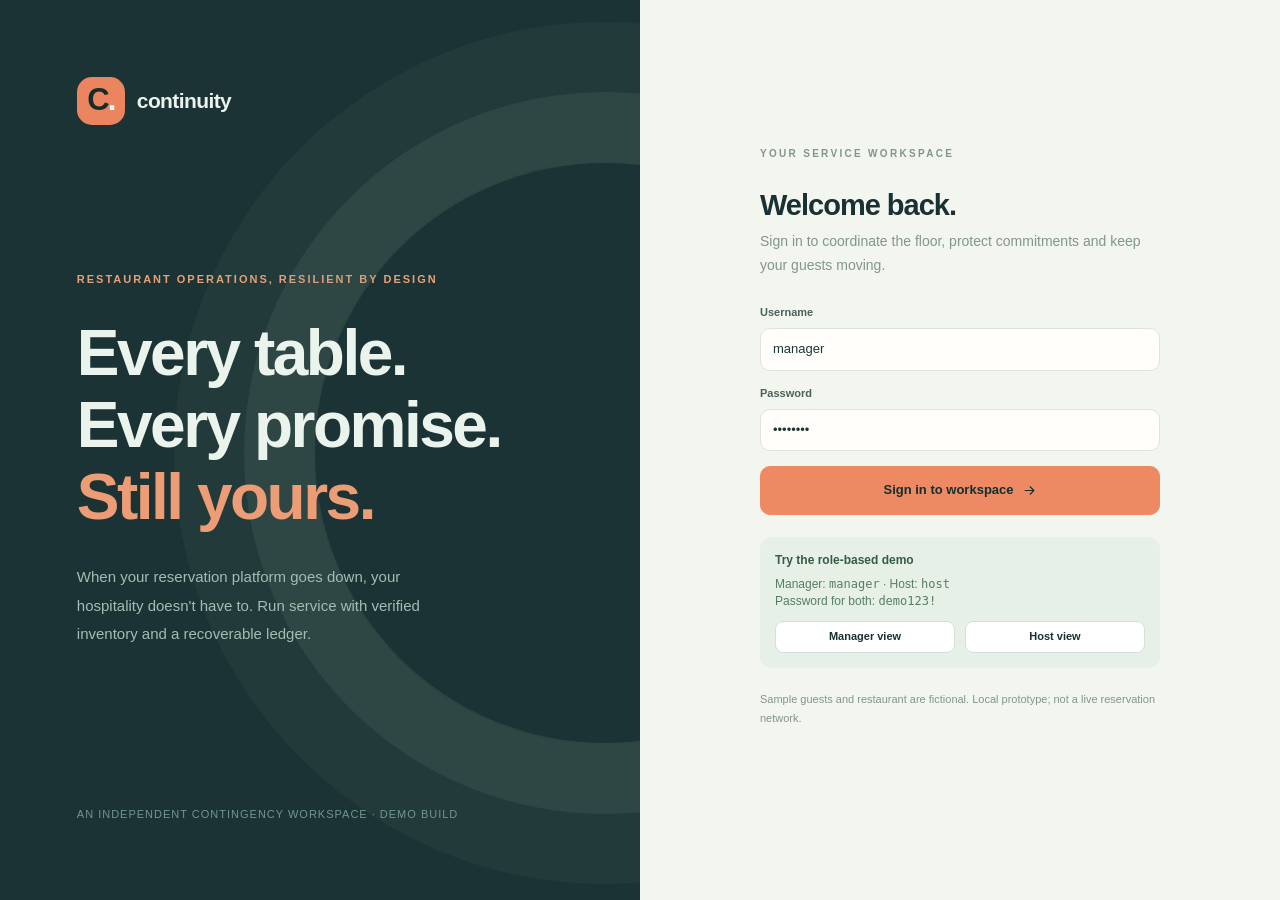
<file: static/index.html>
<!doctype html>
<html lang="en">
<head>
  <meta charset="utf-8" />
  <meta name="viewport" content="width=device-width,initial-scale=1" />
  <meta name="theme-color" content="#17272b" />
  <title>Continuity — Restaurant Service Workspace</title>
  <link rel="stylesheet" href="/static/styles.css" />
</head>
<body>
  <div id="app"><div class="boot-screen"><div class="brand-mark">C<span>.</span></div><p>Restoring the rhythm of service...</p></div></div>
  <div id="toast-region" aria-live="polite"></div>
  <script src="/static/app.js" defer></script>
</body>
</html>
</file>
<file: static/styles.css>
:root{--bg:#f7f6f1;--canvas:#fffefa;--ink:#193035;--muted:#7b8987;--line:#e3e8e2;--sea:#1f675c;--sage:#e1eee8;--orange:#e77b51;--gold:#db9d39;--sidebar:#1b3033;--red:#ad5a48;--redbg:#fbebe5;--radius:18px;--shadow:0 10px 30px rgba(32,48,45,.045)}
*{box-sizing:border-box}body{margin:0;background:var(--bg);color:var(--ink);font-family:'DM Sans',Arial,sans-serif;font-size:14px;line-height:1.45}button,input,select,textarea{font:inherit}button{cursor:pointer}button:disabled{opacity:.45;cursor:not-allowed}a{color:inherit;text-decoration:none}svg{display:block} ::selection{background:#cae3d7;color:#163b31}
.boot-screen{height:100vh;display:flex;align-items:center;justify-content:center;flex-direction:column;color:var(--muted)}.brand-mark{background:#eb8560;color:#172b2b;border-radius:15px;font-family:'Manrope',sans-serif;font-size:31px;font-weight:800;width:48px;height:48px;display:flex;align-items:center;justify-content:center;letter-spacing:-2px}.brand-mark span{color:#fff}.boot-screen .brand-mark{width:66px;height:66px;font-size:41px}
.app-layout{display:flex;min-height:100vh}.sidebar{width:247px;background:var(--sidebar);color:#e8f1eb;flex-shrink:0;position:sticky;top:0;height:100vh;display:flex;flex-direction:column;padding:29px 16px 22px}.sidebar-header{display:flex;align-items:center;gap:11px;padding:0 12px 31px}.sidebar-brand h2{font-size:19px;margin:0;font-family:Manrope,sans-serif;letter-spacing:-.8px;line-height:1}.sidebar-brand span{font-size:10px;letter-spacing:1.9px;color:#9bb2ae;font-weight:800}.nav-caption{color:#73918d;text-transform:uppercase;letter-spacing:1.8px;font-size:10px;font-weight:800;margin:9px 14px 11px}.nav-item{width:100%;display:flex;gap:12px;align-items:center;padding:13px 14px;margin:2px 0;border-radius:11px;border:none;background:transparent;color:#b3c7c3;text-align:left;font-weight:700;font-size:13px;transition:.15s}.nav-item:hover{background:#274346;color:#fff}.nav-item.active{color:#f8fffa;background:#355451}.nav-item.active::before{content:'';height:20px;width:3px;background:#e88c62;border-radius:3px;position:absolute;left:16px}.nav-item svg{width:18px;height:18px;stroke-width:1.8}.nav-item span{flex:1}.sidebar-bottom{margin-top:auto}.help-card{border:1px solid #385355;background:#243d3f;border-radius:13px;padding:17px 15px;margin:0 7px 18px}.help-card .tiny{font-size:10px;letter-spacing:1.6px;color:#b4c7be;text-transform:uppercase;font-weight:800}.help-card h4{font-size:15px;margin:8px 0 7px;font-family:Manrope,sans-serif}.help-card p{margin:0;color:#a9c0b9;font-size:12px;line-height:1.7}.sidebar-account{margin:0 5px;padding:14px 8px 0;border-top:1px solid #385153;display:flex;align-items:center;gap:10px}.avatar{border-radius:50%;background:#e9b58d;color:#563f2d;font-weight:800;display:grid;place-items:center;width:35px;height:35px;flex-shrink:0}.sidebar-account strong{display:block;font-size:12px}.sidebar-account small{display:block;font-size:11px;color:#8fb0ab}.logout{background:transparent;border:0;color:#c2d3cd;padding:7px}.main-wrap{flex:1;min-width:0;display:flex;flex-direction:column}.topbar{height:75px;background:#fffefa;border-bottom:1px solid var(--line);display:flex;justify-content:space-between;align-items:center;padding:0 34px;gap:18px}.crumb{font-size:12px;color:#97a4a0;display:flex;align-items:center;gap:10px;font-weight:700}.crumb strong{color:var(--ink)}.top-actions{display:flex;align-items:center;gap:13px}.date-input{border:1px solid #e0e6de;border-radius:10px;color:#48605b;background:#fff;padding:8px 11px;font-weight:700;font-size:12px}.demo-tag{background:#f3ede1;color:#9a7540;padding:8px 11px;font-size:10px;font-weight:800;letter-spacing:.7px;border-radius:7px}.content{max-width:1660px;width:100%;margin:0 auto;padding:29px 36px 60px}.eyebrow{font-size:10px;text-transform:uppercase;font-weight:800;letter-spacing:2.3px;color:#b07b59;margin:0 0 7px}.page-head{display:flex;align-items:end;justify-content:space-between;margin-bottom:25px;gap:20px}.page-head h1{font-family:Manrope,sans-serif;letter-spacing:-1.8px;font-size:31px;line-height:1.2;margin:0 0 6px;font-weight:800}.subtext{color:#80908b;font-size:13px;margin:0}.head-buttons{display:flex;gap:9px;align-items:center}.btn{border:1px solid #d4deda;border-radius:10px;background:#fff;padding:10px 15px;display:inline-flex;align-items:center;justify-content:center;gap:8px;font-weight:800;font-size:12px;color:var(--ink);white-space:nowrap;transition:transform .12s,border-color .12s,background .12s}.btn:hover:not(:disabled){transform:translateY(-1px);border-color:#97b3a8}.btn svg{width:15px;height:15px}.btn-primary{background:#ed8a64;border-color:#ed8a64;color:#142e30}.btn-primary:hover:not(:disabled){background:#f5a17f;border-color:#f5a17f}.btn-dark{background:#214940;color:#fff;border-color:#214940}.btn-ghost{background:transparent}.btn-sm{font-size:11px;padding:7px 10px;border-radius:8px}.btn-block{width:100%}.btn-warn{border-color:#ecc0a8;background:#fff2eb;color:#9f4b2e}.panel{border:1px solid var(--line);border-radius:var(--radius);background:var(--canvas);box-shadow:var(--shadow)}.panel-pad{padding:22px}.section-title{font:800 16px Manrope,sans-serif;letter-spacing:-.35px;margin:0}.section-description{margin:5px 0 0;font-size:12px;color:#8b9a94}.panel-heading{display:flex;align-items:center;justify-content:space-between;gap:13px;margin-bottom:18px}.small-link{border:0;background:transparent;font-weight:800;font-size:11px;color:#2d7868;padding:6px 0}.small-link:hover{text-decoration:underline}.status-dot{width:8px;height:8px;border-radius:50%;display:inline-block;background:#d6a053;flex-shrink:0}.status-dot.live{background:#80c8a5;box-shadow:0 0 0 3px #a4d8bd30}.incident-banner{background:#233e41;color:#fff;border-radius:16px;padding:23px 26px;display:flex;align-items:center;justify-content:space-between;gap:20px;margin-bottom:20px;position:relative;overflow:hidden}.incident-banner:after{content:'';position:absolute;right:240px;top:-100px;height:210px;width:210px;border:1px solid #ffffff13;border-radius:50%;box-shadow:0 0 0 40px #ffffff07,0 0 0 80px #ffffff04;pointer-events:none}.incident-top{font-size:10px;color:#b9d6c9;text-transform:uppercase;font-weight:800;letter-spacing:2px;display:flex;align-items:center;gap:9px}.incident-banner h2{font:800 19px Manrope,sans-serif;letter-spacing:-.6px;margin:7px 0 5px}.incident-banner p{font-size:12px;color:#b9ceca;margin:0}.incident-meta{display:flex;align-items:center;gap:11px;position:relative;z-index:1}.mini-pill{background:#375659;border-radius:25px;padding:8px 11px;font-size:10px;font-weight:700;color:#dcf0e8}.banner-closed{background:#e7eee9;color:#23453e}.banner-closed p,.banner-closed .incident-top{color:#608179}.banner-closed .mini-pill{background:#d2e6db;color:#365f51}.kpis{display:grid;grid-template-columns:repeat(4,minmax(0,1fr));gap:14px;margin:0 0 20px}.kpi{padding:21px 22px;background:#fffefa;border-radius:14px;border:1px solid var(--line);box-shadow:var(--shadow)}.kpi-top{display:flex;justify-content:space-between;align-items:center;gap:9px}.kpi-label{color:#84938c;text-transform:uppercase;font-size:10px;font-weight:800;letter-spacing:1.25px}.kpi-icon{width:31px;height:31px;border-radius:9px;display:grid;place-items:center;background:#eaf0eb;color:#4a8770}.kpi-icon svg{width:17px;height:17px}.kpi-value{font:800 28px Manrope,sans-serif;letter-spacing:-1.2px;margin:9px 0 1px}.kpi-foot{font-size:11px;color:#97a49d}.kpi-foot strong{color:#33836a;font-weight:800}.dashboard-grid{display:grid;grid-template-columns:minmax(0,1.35fr) minmax(330px,.93fr);gap:18px;margin-bottom:18px}.table-wrap{overflow:auto}.ledger-table{width:100%;border-collapse:collapse;white-space:nowrap;text-align:left}.ledger-table th{font-size:10px;letter-spacing:1px;color:#9aa69f;text-transform:uppercase;background:#f9faf6;font-weight:800;border-bottom:1px solid var(--line);padding:13px 16px}.ledger-table td{border-bottom:1px solid #edf0eb;padding:15px 16px;font-size:12px}.ledger-table tr:last-child td{border-bottom:0}.ledger-table tbody tr:hover{background:#fcfaf5}.ledger-table .time-cell{font-weight:800;color:#263b3d}.guest-name{font-weight:800;font-size:12px}.guest-extra{display:block;color:#a3aca5;font-size:10px;margin-top:2px;font-weight:400}.pill{font-size:10px;font-weight:800;padding:5px 9px;border-radius:7px;display:inline-flex;align-items:center;gap:5px;white-space:nowrap}.pill.confirmed,.pill.verified_existing{background:#e3f2e8;color:#27715b}.pill.checked_in,.pill.seated{background:#deefed;color:#256a69}.pill.imported_unverified,.pill.pending_verification,.pill.requested{background:#fff1dd;color:#a36b28}.pill.completed{background:#ecf0ed;color:#789086}.pill.cancelled,.pill.no_show{background:#f7e9e4;color:#a76455}.pill.active{background:#e5f6ed;color:#35785e}.pill.open{background:#fff1dd;color:#a5702f}.pill.resolved{background:#e4f2e7;color:#34755c}.alert-count{background:#fff0e4;color:#a86c43;font-weight:800;font-size:11px;border-radius:6px;padding:3px 7px}.empty{padding:30px;text-align:center;color:#91a09a;font-size:13px}.floor-groups{display:grid;grid-template-columns:1fr;gap:15px}.floor-area-label{display:flex;align-items:center;gap:9px;font-size:10px;font-weight:800;color:#7f948e;text-transform:uppercase;letter-spacing:1.3px;margin-bottom:10px}.floor-area-label:after{content:'';height:1px;background:#e7ece7;flex:1}.floor-row{display:grid;grid-template-columns:repeat(4,minmax(0,1fr));gap:8px}.floor-tile{background:#f5f8f3;border:1px solid #dce7de;border-radius:12px;padding:10px 8px 11px;min-width:0;text-align:left;color:#3a6458;transition:.13s}.floor-tile:hover{transform:translateY(-2px);border-color:#9cbaad}.floor-tile strong{font-size:11px;font-weight:800;display:block}.floor-tile span{font-size:10px;color:inherit;opacity:.76}.floor-tile .tile-top{display:flex;justify-content:space-between;align-items:center}.floor-tile svg{width:13px;height:13px}.floor-tile.occupied{background:#e8eded;color:#4e6d72;border-color:#d6e0df}.floor-tile.held{background:#fff0e3;color:#976a39;border-color:#f1dbc3}.floor-tile.uncertain{background:#f5f4f0;color:#8c9893;border:1px dashed #d5d9d2}.floor-tile.available{background:#e9f3eb;color:#3c8263;border-color:#d4e9db}.floor-tile.too_small{background:#f4f4f1;color:#9aa6a0}.floor-tile.selected{outline:2px solid #e78b62;outline-offset:1px}.legend{display:flex;gap:15px;flex-wrap:wrap;font-size:10px;color:#85938e;margin-top:17px}.legend span{display:inline-flex;align-items:center;gap:6px}.legend b{width:8px;height:8px;display:inline-block;border-radius:2px}.legend .available{background:#6ea881}.legend .occupied{background:#849b9b}.legend .held{background:#d9a46b}.legend .uncertain{background:#c1c7bd}.split-head{display:flex;justify-content:space-between;gap:12px;align-items:center;margin:0 0 17px}.slot-picker{border-radius:8px;padding:5px 8px;font-size:11px;color:#4b6960;border:1px solid #dce5dd;background:#fff}.micro-stats{display:grid;grid-template-columns:1fr 1fr;gap:9px;margin-top:15px}.micro-stat{background:#f7f8f4;border-radius:10px;padding:12px}.micro-stat strong{font:800 17px Manrope,sans-serif;display:block}.micro-stat span{font-size:10px;color:#87998f}.pulse-bars{height:119px;display:flex;align-items:end;justify-content:space-between;gap:8px;padding-top:20px}.pulse-bar{flex:1;position:relative;height:100%;display:flex;align-items:end;justify-content:center;border-bottom:1px solid #e4e8e1}.pulse-bar div{width:100%;min-height:4px;border-radius:5px 5px 0 0;background:#a6cabc;position:relative}.pulse-bar div.hot{background:#e5a064}.pulse-bar div:before{content:attr(data-value);font-weight:800;font-size:9px;color:#79978c;position:absolute;top:-17px;left:50%;transform:translateX(-50%)}.pulse-bar span{font-size:9px;color:#9aaba2;position:absolute;bottom:-20px;white-space:nowrap}.pulse-note{display:flex;align-items:center;justify-content:space-between;color:#879b91;font-size:10px;margin-top:30px}.activity{display:flex;flex-direction:column;gap:16px}.activity-row{display:flex;gap:10px;align-items:flex-start}.activity-icon{width:27px;height:27px;display:grid;place-items:center;border-radius:9px;background:#edf3ec;color:#4f8978;flex-shrink:0}.activity-icon svg{width:14px;height:14px}.activity-row strong{font-size:11px;display:block}.activity-row p{margin:3px 0 0;color:#96a19a;font-size:10px;line-height:1.6}.toolbar{display:flex;gap:10px;align-items:center;flex-wrap:wrap;margin-bottom:14px}.search{min-width:230px;flex:1;border:1px solid #dde5de;background:#fff;border-radius:10px;padding:10px 13px;color:#243f3e;outline:0}.search:focus,.field input:focus,.field select:focus,.field textarea:focus,textarea.csvarea:focus{border-color:#73a58b;box-shadow:0 0 0 3px #90b9a52c}.filter-select{border:1px solid #dbe3dc;background:#fff;padding:10px 13px;border-radius:10px;color:#51665e;font-size:12px}.notice{border:1px solid #ebd7b5;background:#fff8eb;border-radius:12px;color:#8f754b;padding:14px 17px;font-size:12px;display:flex;align-items:flex-start;gap:11px;line-height:1.65}.notice svg{width:19px;height:19px;flex-shrink:0}.notice.good{border-color:#cde1d2;background:#eff7ef;color:#41765c}.note-quiet{font-size:11px;color:#97a39c}.steps{display:flex;gap:7px;flex-wrap:wrap}.step{display:flex;align-items:center;gap:6px;font-size:10px;color:#748c7c}.step-index{width:22px;height:22px;border:1px solid #d7e2d5;border-radius:50%;display:grid;place-items:center;font-weight:800;background:#fff}.process-grid{display:grid;grid-template-columns:1fr 1fr;gap:18px}.input-label{display:block;font-weight:800;font-size:11px;margin-bottom:7px;color:#49625c}.field{margin-bottom:15px}.field input,.field select,.field textarea{display:block;border:1px solid #dce5dd;outline:0;border-radius:10px;background:#fff;color:#183733;width:100%;padding:11px 12px;font-size:13px}.field textarea{resize:vertical;min-height:88px}.field-grid{display:grid;grid-template-columns:1fr 1fr;gap:13px}.csvarea{min-height:185px;width:100%;border:1px solid #dce5dd;border-radius:10px;padding:14px;line-height:1.7;font-family:ui-monospace,Consolas,monospace;font-size:11px;color:#315048;resize:vertical;outline:0}.upload-box{border:1px dashed #b7cfc1;background:#f8fbf6;border-radius:13px;padding:19px;text-align:center;cursor:pointer;display:block;color:#608575;font-size:12px}.upload-box strong{display:block;color:#315a4c;font-size:12px;margin-bottom:4px}.upload-box input{display:none}.preview-summary{display:flex;gap:11px;flex-wrap:wrap;margin:14px 0}.preview-chip{padding:9px 12px;background:#f3f7f1;border-radius:9px;font-size:11px;color:#557668;font-weight:800}.preview-chip.warn{background:#fff3e6;color:#a6753e}.bullet-box{background:#f7f9f5;border:1px solid #e6ebe2;padding:15px;border-radius:11px;color:#71877a;font-size:12px;line-height:1.8}.bullet-box ul{margin:7px 0 0;padding-left:18px}.timeline-wrap{overflow-x:auto}.timeline{min-width:650px}.timeline-head,.timeline-line{display:grid;grid-template-columns:80px repeat(7,minmax(65px,1fr));gap:6px;margin-bottom:7px;align-items:center}.timeline-head span{font-size:10px;color:#82968a;text-align:center;font-weight:800}.timeline-line strong{font-size:11px}.timeline-cell{min-height:34px;border-radius:6px;background:#eaf4eb;border:1px solid #e0ebe1;position:relative;display:grid;place-items:center;color:#4c826d;font-size:9px}.timeline-cell.occupied{background:#e5eaea;border-color:#d4e1dc;color:#6b8080}.timeline-cell.uncertain{background:#f5f4ee;border:1px dashed #dee0d8;color:#a2a9a1}.timeline-cell.held{background:#ffead8;border-color:#f1d8be;color:#9d6b3d}.timeline-cell .dot{width:7px;height:7px;border-radius:50%;background:currentColor}.action-row{display:flex;align-items:center;gap:9px;flex-wrap:wrap;margin:16px 0 0}.conflict-item{display:flex;gap:14px;justify-content:space-between;align-items:center;padding:15px;border:1px solid #e7e8e2;border-radius:11px;margin:9px 0}.conflict-item h4{font-size:12px;margin:0 0 4px}.conflict-item p{font-size:11px;color:#84958a;margin:0}.divider{border:0;border-top:1px solid var(--line);margin:20px 0}.modal-layer{position:fixed;inset:0;z-index:50;background:#102b2cb0;backdrop-filter:blur(3px);display:flex;align-items:center;justify-content:center;padding:18px}.modal{width:100%;max-width:540px;background:#fffefa;border-radius:17px;box-shadow:0 28px 90px #172f2d52;overflow:hidden;max-height:95vh;display:flex;flex-direction:column}.modal.wide{max-width:715px}.modal-header{padding:23px 26px 18px;border-bottom:1px solid #e8ede6;display:flex;justify-content:space-between;align-items:center}.modal-header h2{font:800 20px Manrope,sans-serif;margin:0;letter-spacing:-.5px}.modal-header p{font-size:12px;color:#86968c;margin:3px 0 0}.icon-btn{background:transparent;border:0;color:#7b8e84;padding:6px;border-radius:8px}.icon-btn:hover{background:#eff2ed}.modal-body{padding:23px 26px;overflow:auto}.modal-footer{padding:15px 26px;border-top:1px solid #e8ede6;display:flex;justify-content:flex-end;gap:9px}.available-choices{display:grid;grid-template-columns:repeat(3,1fr);gap:8px;max-height:190px;overflow:auto}.choice{border:1px solid #e3e8e0;border-radius:10px;padding:10px;background:#f9faf6;text-align:left}.choice:hover:not(:disabled){border-color:#7eae94}.choice strong{display:block;font-size:12px}.choice small{color:#889c8c;font-size:10px}.choice.selected{border:2px solid #e98560;background:#fff4eb;padding:9px}.choice:not(:disabled).available{background:#eff8ee}.choice:not(.available){opacity:.55}.preview-row{display:flex;justify-content:space-between;align-items:center;gap:10px;padding:10px 0;border-bottom:1px solid #eef1ea;font-size:12px}.preview-row:last-child{border:0}.preview-row strong{font-size:11px}.preview-row small{display:block;color:#9aaba0}.login-page{min-height:100vh;background:#f3f5ef;display:grid;grid-template-columns:1fr 1fr}.login-visual{background:#1c3335;position:relative;padding:clamp(28px,6vw,90px);color:#eaf3ec;display:flex;flex-direction:column;justify-content:space-between;overflow:hidden}.login-visual:after{content:'';position:absolute;width:580px;height:580px;top:18%;right:-40%;border:1px solid #779b8530;border-radius:50%;box-shadow:0 0 0 70px #7d9a8620,0 0 0 140px #7d9a8610}.login-visual h1{font:800 clamp(36px,5vw,66px)/1.12 Manrope,sans-serif;letter-spacing:-2.5px;margin:30px 0;position:relative;z-index:1}.login-visual p{font-size:15px;color:#a3bdb2;max-width:370px;line-height:1.9;position:relative;z-index:1}.login-visual footer{font-size:11px;color:#71968f;letter-spacing:1px;position:relative;z-index:1}.login-right{display:flex;align-items:center;justify-content:center;padding:34px}.login-card{width:100%;max-width:400px}.login-card h2{font:800 29px Manrope,sans-serif;letter-spacing:-1px;margin:10px 0 8px}.login-card p{color:#82968c;line-height:1.7;margin:0 0 27px}.login-card .field input{background:#fffefa}.login-hint{background:#e6f0e7;border-radius:12px;padding:15px;margin:22px 0;font-size:12px;color:#567e63}.login-hint strong{color:#365b46}.login-accounts{display:grid;grid-template-columns:1fr 1fr;gap:10px;margin-top:11px}.footer-inline{color:#9ca99e;font-size:11px;margin-top:35px}.toast{background:#193d3b;color:#f9fffa;padding:13px 16px;border-radius:11px;box-shadow:0 8px 30px #0002;margin-bottom:8px;font-size:12px;max-width:340px}.toast.error{background:#923e36}.toast.success{background:#226248}#toast-region{position:fixed;z-index:90;right:22px;bottom:18px}.subnav{display:flex;gap:5px;background:#f1f5ef;padding:5px;width:max-content;border-radius:10px;margin-bottom:20px}.tab{border:0;border-radius:7px;background:transparent;color:#7c9384;font-weight:700;font-size:11px;padding:8px 12px}.tab.active{background:#fff;color:#356e5b;box-shadow:0 1px 4px #0001}.tiny-muted{font-size:10px;color:#9faaa0}.badge-side{font-size:10px;color:#e7bb9c;border:1px solid #50706b;padding:5px 7px;border-radius:6px;margin-top:5px;display:inline-block}
@media(max-width:1170px){.sidebar{width:205px}.content{padding:25px}.topbar{padding:0 25px}.dashboard-grid{grid-template-columns:minmax(0,1fr) minmax(280px,.86fr)}.kpi{padding:17px}.kpi-value{font-size:25px}.floor-row{grid-template-columns:repeat(3,1fr)}}
@media(max-width:900px){.sidebar{width:70px;padding:18px 10px}.sidebar-brand,.nav-caption,.nav-item span,.sidebar-bottom,.sidebar-header .sidebar-brand{display:none}.sidebar-header{padding:0 0 20px;justify-content:center}.nav-item{justify-content:center;padding:12px}.nav-item.active::before{left:10px}.dashboard-grid,.process-grid{grid-template-columns:1fr}.floor-row{grid-template-columns:repeat(4,1fr)}.topbar{height:65px}.kpis{grid-template-columns:repeat(2,1fr)}.login-page{grid-template-columns:1fr}.login-visual{display:none}}
@media(max-width:610px){.sidebar{width:55px;padding:15px 5px}.sidebar-header{padding:0 0 18px}.brand-mark{width:37px;height:37px;font-size:25px}.content{padding:19px 13px 38px}.topbar{padding:0 12px}.crumb{display:none}.demo-tag{display:none}.page-head{align-items:flex-start;flex-direction:column}.page-head h1{font-size:25px}.head-buttons{width:100%;flex-wrap:wrap}.incident-banner{align-items:flex-start;flex-direction:column;padding:18px}.kpis{gap:9px}.kpi{padding:12px}.kpi-value{font-size:22px}.kpi-label{font-size:9px}.panel-pad{padding:15px}.floor-row{grid-template-columns:repeat(3,1fr)}.available-choices{grid-template-columns:repeat(2,1fr)}.modal-header,.modal-body,.modal-footer{padding:16px}.modal-footer{flex-wrap:wrap}.field-grid{grid-template-columns:1fr}.btn{font-size:11px}}
@media print{
 .sidebar,.topbar,.head-buttons,.incident-meta,.btn,.small-link,.modal-layer,.floor-row,.legend,.pulse-bars,.pulse-note,.micro-stats{display:none!important}
 body,.main-wrap,.content{background:white!important;color:black!important}
 .content{padding:0!important;max-width:none!important}.app-layout,.main-wrap{display:block!important}
 .dashboard-grid{display:block!important}.dashboard-grid>section,.dashboard-grid>div{margin:0 0 14px!important}
 .dashboard-grid:nth-of-type(2){display:none!important}.incident-banner{background:white!important;color:black!important;border:1px solid #bbb!important}
 .incident-banner p,.incident-top{color:#333!important}.panel{border:1px solid #bbb!important;break-inside:avoid}
 .kpis{display:grid;grid-template-columns:repeat(4,1fr)}.kpi{border:1px solid #ddd}.floor-groups{display:none}
}
</file>
